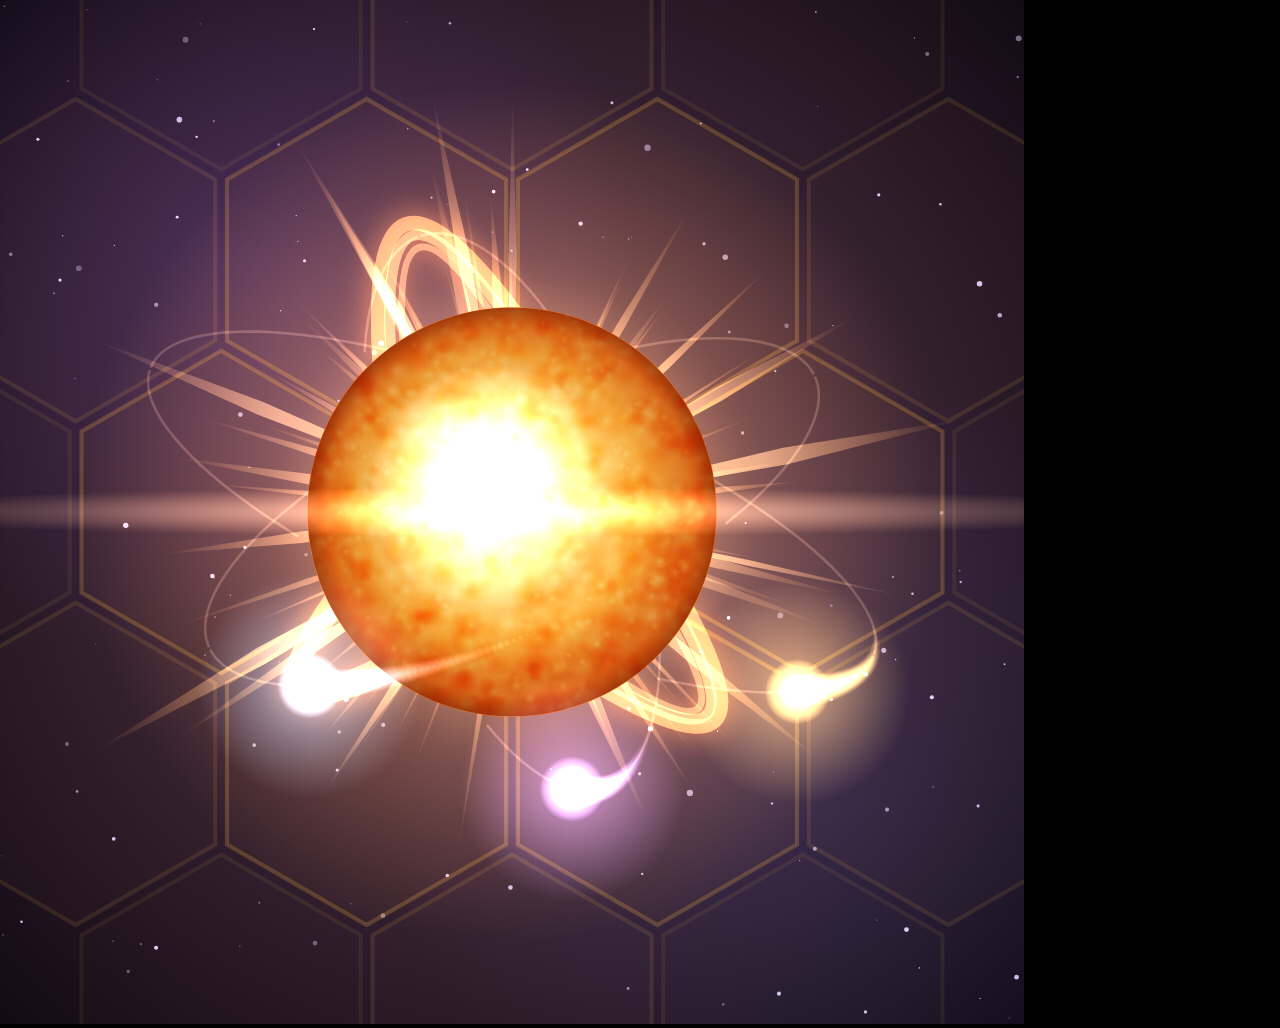
<file: iskra_flutter/tool/app_icon.html>
<!doctype html><html><body style="margin:0;background:#000">
<!-- Иконка «Искры»: открыть в браузере (?k=0.78 — вариант maskable с запасом по краям), снять холст 1024×1024. -->
<canvas id="c" width="1024" height="1024"></canvas>
<script>
const P = new URLSearchParams(location.search), K = +(P.get('k') || 1); // k<1 — меньше искра (maskable)
const c = document.getElementById('c'), x = c.getContext('2d'), S = 1024, cx = S / 2, cy = S / 2, TAU = Math.PI * 2;
let seed = 7; const rnd = () => ((seed = (seed * 16807) % 2147483647) / 2147483647);
const radial = (X, Y, r, st) => { const g = x.createRadialGradient(X, Y, 0, X, Y, r); st.forEach(([o, col]) => g.addColorStop(o, col)); x.fillStyle = g; x.fillRect(X - r, Y - r, 2 * r, 2 * r); };
// фон: глубокий космос
let g = x.createRadialGradient(cx, cy * 0.9, 0, cx, cy, S * 0.75);
g.addColorStop(0, '#2a1b4d'); g.addColorStop(0.55, '#140e2a'); g.addColorStop(1, '#07050f');
x.fillStyle = g; x.fillRect(0, 0, S, S);
x.globalCompositeOperation = 'lighter';
radial(S * 0.22, S * 0.25, S * 0.4, [[0, 'rgba(120,70,200,0.18)'], [1, 'rgba(120,70,200,0)']]);
radial(S * 0.8, S * 0.78, S * 0.42, [[0, 'rgba(60,90,200,0.14)'], [1, 'rgba(60,90,200,0)']]);
for (let i = 0; i < 160; i++) { const r = rnd() ** 3 * 2.6 + 0.6, a = 0.25 + rnd() * 0.6; x.fillStyle = `rgba(230,225,255,${a})`; x.beginPath(); x.arc(rnd() * S, rnd() * S, r, 0, TAU); x.fill(); }
x.globalCompositeOperation = 'source-over';
const R = S * 0.2 * K;
// соты мира за искрой
const hex = (X, Y, r) => { x.beginPath(); for (let i = 0; i < 6; i++) { const a = Math.PI / 6 + i * Math.PI / 3; x.lineTo(X + r * Math.cos(a), Y + r * Math.sin(a)); } x.closePath(); };
x.lineWidth = S * 0.004;
const hr = R * 0.82, hw = Math.sqrt(3) * hr, cells = [];
for (let q = -3; q <= 3; q++) for (let rr = -3; rr <= 3; rr++) { const X = cx + (q + (rr & 1) * 0.5) * hw, Y = cy + rr * hr * 1.5; if (Math.hypot(X - cx, Y - cy) < hw * 2.3) cells.push([X, Y]); }
for (const [X, Y] of cells) {
  const d = Math.hypot(X - cx, Y - cy) / (hw * 2.3);
  hex(X, Y, hr * 0.96);
  x.fillStyle = `rgba(242,180,65,${0.07 * Math.max(0, 1 - d)})`; x.fill();
  x.strokeStyle = `rgba(242,180,65,${0.34 * Math.max(0, 1 - d * 0.9)})`; x.stroke();
}
x.globalCompositeOperation = 'lighter';
// сияние
radial(cx, cy, R * 4.2, [[0, 'rgba(255,170,60,0.42)'], [0.3, 'rgba(242,140,40,0.16)'], [1, 'rgba(242,120,40,0)']]);
radial(cx, cy, R * 2.1, [[0, 'rgba(255,225,150,0.75)'], [0.55, 'rgba(255,170,70,0.2)'], [1, 'rgba(255,150,50,0)']]);
// корональные лучи
for (let i = 0; i < 64; i++) {
  const a = rnd() * TAU, l = R * (1.25 + rnd() * rnd() * 1.4), w = 0.012 + rnd() * 0.02;
  const gr = x.createLinearGradient(cx, cy, cx + Math.cos(a) * l, cy + Math.sin(a) * l);
  gr.addColorStop(0.55, `rgba(255,210,130,${0.25 + rnd() * 0.25})`); gr.addColorStop(1, 'rgba(255,160,60,0)');
  x.fillStyle = gr; x.beginPath(); x.moveTo(cx, cy);
  x.lineTo(cx + Math.cos(a - w) * l * 0.6, cy + Math.sin(a - w) * l * 0.6); x.lineTo(cx + Math.cos(a) * l, cy + Math.sin(a) * l);
  x.lineTo(cx + Math.cos(a + w) * l * 0.6, cy + Math.sin(a + w) * l * 0.6); x.closePath(); x.fill();
}
// протуберанцы
for (const [a0, span, h] of [[-2.3, 0.75, 0.55], [0.5, 0.6, 0.42], [2.2, 0.5, 0.34]]) {
  for (let k = 0; k < 3; k++) {
    const a1 = a0 + span * (0.1 * k), a2 = a0 + span * (1 - 0.08 * k), hh = R * (1 + h * (1 - k * 0.2));
    const p1 = [cx + Math.cos(a1) * R * 0.97, cy + Math.sin(a1) * R * 0.97], p2 = [cx + Math.cos(a2) * R * 0.97, cy + Math.sin(a2) * R * 0.97];
    const am = (a1 + a2) / 2, cp = [cx + Math.cos(am) * hh * 1.35, cy + Math.sin(am) * hh * 1.35];
    x.strokeStyle = `rgba(255,${150 + k * 30},${70 + k * 30},${0.55 - k * 0.12})`; x.lineWidth = R * (0.07 - k * 0.018);
    x.shadowColor = 'rgba(255,140,50,0.9)'; x.shadowBlur = R * 0.15;
    x.beginPath(); x.moveTo(...p1); x.quadraticCurveTo(...cp, ...p2); x.stroke();
  }
}
x.shadowBlur = 0;
x.globalCompositeOperation = 'source-over';
// орбиты и ядра искры
const orbits = [[1.62, 0.36, -0.42, 2.45, '#9fd4ff'], [1.9, 0.3, 0.38, 0.55, '#ffd36b'], [1.42, 0.42, 1.25, 0.25, '#c9a0ff']];
const orb = [];
for (const [rr, flat, tilt, ph, col] of orbits) {
  const ax = R * rr, by = ax * flat;
  const pt = (t) => { const px = Math.cos(t) * ax, py = Math.sin(t) * by; return [cx + px * Math.cos(tilt) - py * Math.sin(tilt), cy + px * Math.sin(tilt) + py * Math.cos(tilt)]; };
  orb.push([pt, ph, col]);
}
const line = (pt, front) => { x.strokeStyle = 'rgba(255,220,170,0.16)'; x.lineWidth = S * 0.0025; x.beginPath();
  for (let t = front ? 0 : Math.PI; t <= (front ? Math.PI : TAU) + 0.01; t += 0.04) {
    const q = pt(t); if (front && Math.hypot(q[0] - cx, q[1] - cy) < R * 1.03) { x.stroke(); x.beginPath(); continue; } x.lineTo(...q); }
  x.stroke(); };
x.globalCompositeOperation = 'lighter';
for (const [pt] of orb) line(pt, false);
x.globalCompositeOperation = 'source-over';
// тело звезды
g = x.createRadialGradient(cx - R * 0.2, cy - R * 0.22, R * 0.04, cx, cy, R);
g.addColorStop(0, '#fffdf0'); g.addColorStop(0.32, '#ffeaa8'); g.addColorStop(0.7, '#ffbd4a'); g.addColorStop(1, '#ec7420');
x.fillStyle = g; x.beginPath(); x.arc(cx, cy, R, 0, TAU); x.fill();
// грануляция
x.save(); x.beginPath(); x.arc(cx, cy, R, 0, TAU); x.clip();
x.globalCompositeOperation = 'soft-light';
for (let i = 0; i < 900; i++) {
  const a = rnd() * TAU, d = Math.sqrt(rnd()) * R, r = R * (0.03 + rnd() * 0.07);
  const X = cx + Math.cos(a) * d, Y = cy + Math.sin(a) * d;
  radial(X, Y, r, [[0, rnd() < 0.5 ? 'rgba(255,255,230,0.55)' : 'rgba(150,50,0,0.5)'], [1, 'rgba(0,0,0,0)']]);
}
x.globalCompositeOperation = 'source-over';
radial(cx, cy, R, [[0.55, 'rgba(160,50,0,0)'], [0.9, 'rgba(160,50,0,0.3)'], [0.995, 'rgba(110,25,0,0.6)'], [1, 'rgba(110,25,0,0)']]);
x.restore();
x.globalCompositeOperation = 'lighter';
radial(cx - R * 0.1, cy - R * 0.12, R * 0.6, [[0, 'rgba(255,255,240,0.75)'], [1, 'rgba(255,240,200,0)']]);

x.globalCompositeOperation = 'lighter';
for (const [pt, ph, col] of orb) {
  line(pt, true);
  // след
  for (let k = 0; k < 40; k++) { const t = ph - k * 0.022; const [X, Y] = pt(t); radial(X, Y, R * 0.09 * (1 - k / 40), [[0, col + Math.round(140 * (1 - k / 40)).toString(16).padStart(2, '0')], [1, col + '00']]); }
  const [X, Y] = pt(ph);
  radial(X, Y, R * 0.55, [[0, col + '88'], [1, col + '00']]);
  radial(X, Y, R * 0.16, [[0, '#ffffff'], [0.5, col + 'ff'], [1, col + '00']]);
}
// анаморфная вспышка
x.save(); x.translate(cx, cy); x.scale(1, 0.035);
radial(0, 0, R * 3.4, [[0, 'rgba(255,220,170,0.55)'], [1, 'rgba(255,180,120,0)']]); x.restore();
document.title = 'done';
</script></body></html>
</file>
